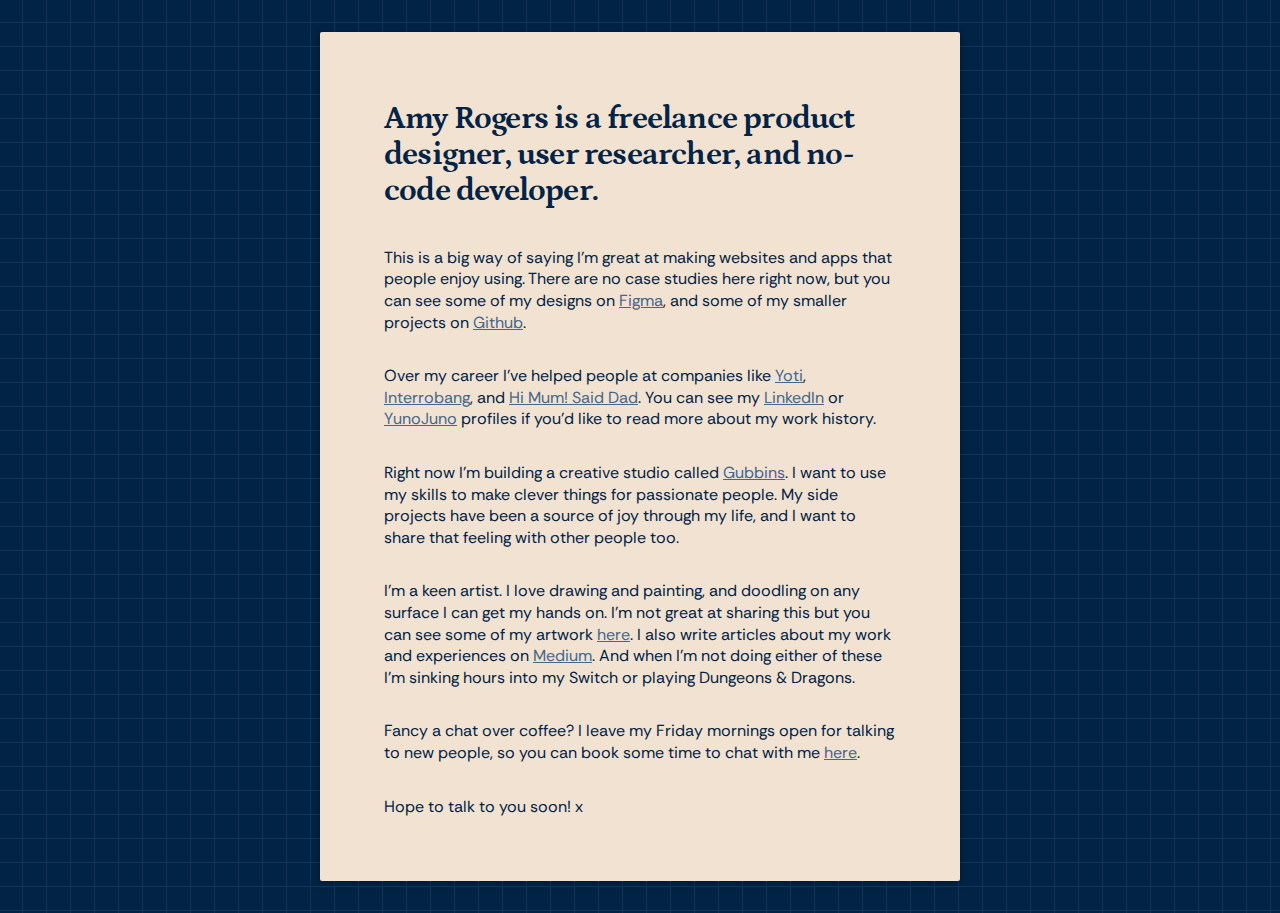
<file: index.html>
<html>

<head>
  <meta name="viewport" content="width=device-width, initial-scale=1.0">
  <meta name="keywords" content="Amy Rogers, UX, UX Designer, Product Designer, UX/UI, UX Researcher, User Researcher, Freelancer, Freelance"> 
	<title>Amy Rogers</title>

  <link href="style.css" rel="stylesheet">
</head>

<body>
  <div class="all-container">	
    <div class="profile-card">
      <h1>Amy Rogers is a freelance product designer, user researcher, and no-code developer.</h1>
      <p>This is a big way of saying I'm great at making websites and apps that people enjoy using. There are no case studies here right now, but you can see some of my designs on <a href="https://www.figma.com/@amyrogers">Figma</a>, and some of my smaller projects on <a href="https://github.com/amymrogers">Github</a>.</p>
      <p>Over my career I’ve helped people at companies like <a href='https://www.yoti.com/'>Yoti</a>, <a href='https://interrobang.coop/'>Interrobang</a>, and <a href='https://www.himumsaiddad.com/'>Hi Mum! Said Dad</a>. You can see my <a href="https://www.linkedin.com/in/amymaude">LinkedIn</a> or <a href="https://app.yunojuno.com/p/amyrogers/">YunoJuno</a> profiles if you'd like to read more about my work history.</p>
      <p>Right now I'm building a creative studio called <a href="https://gubbins.studio">Gubbins</a>. I want to use my skills to make clever things for passionate people. My side projects have been a source of joy through my life, and I want to share that feeling with other people too.</p>
      <p>I'm a keen artist. I love drawing and painting, and doodling on any surface I can get my hands on. I'm not great at sharing this but you can see some of my artwork <a href="https://amyrogers.art/">here</a>. I also write articles about my work and experiences on <a href="https://amymrogers.medium.com/">Medium</a>. And when I'm not doing either of these I'm sinking hours into my Switch or playing Dungeons & Dragons.</p>
      <p>Fancy a chat over coffee? I leave my Friday mornings open for talking to new people, so you can book some time to chat with me <a href="https://calendly.com/amymrogers/30min">here</a>.</p>
      <p>Hope to talk to you soon! x</p>
    </div>
    <!--div class="footer-links">
      <a href="https://www.linkedin.com/in/amymaude">
        <svg width="25" height="24" viewBox="0 0 25 24" fill="none" xmlns="http://www.w3.org/2000/svg">
          <title>LinkedIn logo</title>
          <desc>This icon is the link to my LinkedIn page.</desc>
          <path d="M6.53639 23.25H1.87165V8.2279H6.53639V23.25ZM4.20151 6.17875C2.70988 6.17875 1.5 4.94323 1.5 3.45157C1.5 2.73507 1.78462 2.04791 2.29125 1.54127C2.79788 1.03463 3.48502 0.75 4.20151 0.75C4.91799 0.75 5.60513 1.03463 6.11176 1.54127C6.61839 2.04791 6.90301 2.73507 6.90301 3.45157C6.90301 4.94323 5.69264 6.17875 4.20151 6.17875ZM23.995 23.25H19.3403V15.9373C19.3403 14.1946 19.3051 11.9596 16.915 11.9596C14.4897 11.9596 14.1181 13.853 14.1181 15.8118V23.25H9.45837V8.2279H13.9323V10.2771H13.9975C14.6203 9.09678 16.1416 7.85122 18.4112 7.85122C23.1321 7.85122 24 10.9601 24 14.9981V23.25H23.995Z" fill="black"/>
        </svg>        
      </a>
      <a href="https://amymrogers.medium.com">
        <svg width="25" height="24" viewBox="0 0 25 24" fill="none" xmlns="http://www.w3.org/2000/svg">
          <title>Medium logo</title>
          <desc>This icon is the link to my Medium page.</desc>
          <g clip-path="url(#clip0_1905_723)">
          <path d="M13.7875 12.001C13.7875 15.7285 10.7575 18.751 7.018 18.751C6.13039 18.7522 5.25125 18.5785 4.43076 18.2399C3.61026 17.9014 2.86449 17.4045 2.23603 16.7777C1.60756 16.1509 1.1087 15.4064 0.767941 14.5869C0.427178 13.7673 0.251181 12.8886 0.25 12.001C0.25 8.27198 3.28 5.25098 7.018 5.25098C7.90573 5.2496 8.78504 5.42312 9.6057 5.76161C10.4264 6.1001 11.1723 6.59694 11.8009 7.22375C12.4296 7.85057 12.9286 8.59508 13.2694 9.41476C13.6103 10.2345 13.7863 11.1133 13.7875 12.001V12.001ZM21.2125 12.001C21.2125 15.511 19.6975 18.355 17.8285 18.355C15.9595 18.355 14.4445 15.5095 14.4445 12.001C14.4445 8.49098 15.9595 5.64698 17.8285 5.64698C19.6975 5.64698 21.2125 8.49248 21.2125 12.001ZM24.25 12.001C24.25 15.145 23.7175 17.6935 23.059 17.6935C22.402 17.6935 21.8695 15.1435 21.8695 12.001C21.8695 8.85698 22.402 6.30848 23.0605 6.30848C23.7175 6.30848 24.25 8.85698 24.25 12.001Z" fill="black"/>
          </g>
          <defs>
          <clipPath id="clip0_1905_723">
          <rect width="24" height="24" fill="white" transform="translate(0.25)"/>
          </clipPath>
          </defs>
        </svg>                 
      </a>
      <a href="https://www.figma.com/@amyrogers">
        <svg width="25" height="24" viewBox="0 0 25 24" fill="none" xmlns="http://www.w3.org/2000/svg">
          <title>Figma logo</title>
          <desc>This icon is the link to my Figma page.</desc>
          <g clip-path="url(#clip0_1905_708)">
          <path fill-rule="evenodd" clip-rule="evenodd" d="M16.4187 0.702148H13.4101H11.8149H8.80639C7.59761 0.702148 6.43098 1.1591 5.56496 1.98389C4.69762 2.80993 4.20264 3.93883 4.20264 5.12465C4.20264 6.31048 4.69762 7.43938 5.56496 8.26542C5.75296 8.44447 5.95513 8.60619 6.16883 8.74966C5.95513 8.89313 5.75296 9.05484 5.56496 9.23389C4.69762 10.0599 4.20264 11.1888 4.20264 12.3747C4.20264 13.5605 4.69762 14.6894 5.56496 15.5154C5.75296 15.6945 5.95513 15.8562 6.16883 15.9997C5.95513 16.1431 5.75296 16.3048 5.56496 16.4839C4.69762 17.3099 4.20264 18.4388 4.20264 19.6247C4.20264 20.8105 4.69762 21.9394 5.56496 22.7654C6.43098 23.5902 7.59761 24.0472 8.80639 24.0472C10.0152 24.0472 11.1818 23.5902 12.0478 22.7654C12.9152 21.9394 13.4101 20.8105 13.4101 19.6247V16.7972V15.7224C14.2468 16.4163 15.3152 16.7972 16.4187 16.7972C17.6275 16.7972 18.7941 16.3402 19.6601 15.5154C20.5275 14.6894 21.0224 13.5605 21.0224 12.3747C21.0224 11.1888 20.5275 10.0599 19.6601 9.23389C19.4721 9.05484 19.2699 8.89313 19.0563 8.74966C19.2699 8.60619 19.4721 8.44447 19.6601 8.26542C20.5275 7.43938 21.0224 6.31048 21.0224 5.12465C21.0224 3.93883 20.5275 2.80993 19.6601 1.98389C18.7941 1.1591 17.6275 0.702148 16.4187 0.702148ZM13.4101 12.407C13.419 13.1326 13.7252 13.8346 14.2773 14.3604C14.8389 14.8953 15.6085 15.2022 16.4187 15.2022C17.2289 15.2022 17.9985 14.8953 18.5601 14.3604C19.1204 13.8268 19.4274 13.1117 19.4274 12.3747C19.4274 11.6377 19.1204 10.9225 18.5601 10.3889C18.0001 9.85549 17.2331 9.54883 16.4253 9.54716L16.4187 9.54716H16.4101C15.6031 9.54932 14.8369 9.85592 14.2773 10.3889C13.7252 10.9147 13.419 11.6167 13.4101 12.3423V12.407ZM13.4101 7.95216H16.4078L16.4187 7.95215L16.4256 7.95215C17.2332 7.95042 18.0001 7.64376 18.5601 7.11042C19.1204 6.57682 19.4274 5.86165 19.4274 5.12465C19.4274 4.38766 19.1204 3.67248 18.5601 3.13889C17.9985 2.60403 17.2289 2.29715 16.4187 2.29715H13.4101V7.95215V7.95216ZM11.8149 7.95215V2.29715H8.80639C7.9962 2.29715 7.22656 2.60403 6.66496 3.13889C6.10469 3.67248 5.79764 4.38766 5.79764 5.12465C5.79764 5.86165 6.10469 6.57682 6.66496 7.11042C7.22497 7.64376 7.99183 7.95042 8.79948 7.95215C8.80178 7.95215 8.80409 7.95215 8.80639 7.95215H11.8149ZM11.8151 16.7971H8.80639C8.804 16.7971 8.80161 16.7971 8.79922 16.7972C7.99167 16.799 7.22491 17.1056 6.66496 17.6389C6.10469 18.1725 5.79764 18.8877 5.79764 19.6247C5.79764 20.3617 6.10469 21.0768 6.66496 21.6104C7.22656 22.1453 7.9962 22.4522 8.80639 22.4522C9.61657 22.4522 10.3862 22.1453 10.9478 21.6104C11.5081 21.0768 11.8151 20.3617 11.8151 19.6247V16.7971ZM11.8151 15.2021H8.80639C8.80409 15.2021 8.80178 15.2022 8.79948 15.2022C7.99183 15.2004 7.22497 14.8938 6.66496 14.3604C6.10469 13.8268 5.79764 13.1117 5.79764 12.3747C5.79764 11.6377 6.10469 10.9225 6.66496 10.3889C7.22503 9.85549 7.992 9.54883 8.79975 9.54716C8.80197 9.54716 8.80418 9.54716 8.80639 9.54716H11.8149H11.8151V12.3337C11.815 12.3473 11.8149 12.361 11.8149 12.3747C11.8149 12.3883 11.815 12.402 11.8151 12.4156V15.2021Z" fill="black"/>
          </g>
          <defs>
          <clipPath id="clip0_1905_708">
          <rect width="24" height="24" fill="white" transform="translate(0.5)"/>
          </clipPath>
          </defs>
        </svg>                                      
      </a>
      <a href="mailto:amymauderogers@gmail.com">
        <svg width="25" height="24" viewBox="0 0 25 24" fill="none" xmlns="http://www.w3.org/2000/svg">
          <title>Email envelope</title>
          <desc>This icon is the link to send me an email.</desc>
          <path d="M24 5.25C24 4.0125 22.9875 3 21.75 3H3.75C2.5125 3 1.5 4.0125 1.5 5.25V18.75C1.5 19.9875 2.5125 21 3.75 21H21.75C22.9875 21 24 19.9875 24 18.75V5.25ZM21.75 5.25L12.75 10.875L3.75 5.25H21.75ZM21.75 18.75H3.75V7.5L12.75 13.125L21.75 7.5V18.75Z" fill="black"/>
        </svg>     
      </a>

      <a href="https://calendly.com/amymrogers/30min">
        <svg width="24" height="24" viewBox="0 0 24 24" fill="none" xmlns="http://www.w3.org/2000/svg">
          <title>Calendar</title>
          <desc>This icon lets you book a coffee chat with me through Calendly</desc>
          <path d="M19 3H18V2C18 1.45 17.55 1 17 1C16.45 1 16 1.45 16 2V3H8V2C8 1.45 7.55 1 7 1C6.45 1 6 1.45 6 2V3H5C4.46957 3 3.96086 3.21071 3.58579 3.58579C3.21071 3.96086 3 4.46957 3 5V19C3 20.1 3.9 21 5 21H19C20.1 21 21 20.1 21 19V5C21 3.9 20.1 3 19 3ZM12 6C13.66 6 15 7.34 15 9C15 10.66 13.66 12 12 12C10.34 12 9 10.66 9 9C9 7.34 10.34 6 12 6ZM18 18H6V17C6 15 10 13.9 12 13.9C14 13.9 18 15 18 17V18Z" fill="black"/>
        </svg>          
      </a>
    </div-->
  </div>
</body>
</html>
</file>
<file: style.css>
@import url('https://fonts.googleapis.com/css2?family=Petrona');
@import url('https://fonts.googleapis.com/css2?family=Rethink+Sans');


/* Default colors */
:root {
    --color-primary-link: #456789;
    --color-primary-link-hover: #89abcd;

    --color-text-default: #012345;
    --color-card-background: #F2E2D2;

    --color-background: #012345;

    /*
    --color-bg-darker: hsl(24, 22%, 53%);
    --color-bg-lighter: hsl(24, 50%, 97%);
    */
}

::selection {
    background: var(--color-primary-hover);
}

html, body {
    margin: 0 auto !important;
    padding: 0 !important;
    color:var(--color-text-default);
    font-family: 'Rethink Sans', sans-serif;
    font-size: 1rem;
}

body {
    background-color:var(--color-background);
    --grid-color: #123456;
    --grid-size: 1.5rem;
    background-image: linear-gradient(var(--grid-color) 1px, transparent 1px),
          linear-gradient(90deg, var(--grid-color) 1px, transparent 1px);
    background-size: var(--grid-size) var(--grid-size),
          var(--grid-size) var(--grid-size);
    background-position: -2px -2px, -2px -2px, -1px -1px, -1px -1px;
}

.all-container{
    display: flex;
    flex-direction: column;
    justify-content: flex-start;
    align-items: center;
    padding: 2em;
}

.full-width-right-align{
    display: flex;
    flex-direction: row;
    justify-content: flex-end;
    opacity: 0.24;
}

.profile-card{
    display: flex;
    flex-direction: column;
    padding: 3rem 4rem;
    background-color: var(--color-card-background);
    border-radius: 0.125rem;
    max-width: 32em;
    box-shadow: 0 2px 12px rgba(0, 0, 0, 0.12), 0 1px 4px rgba(0,0,0, 0.24);
}

h1{
    font-family: 'Petrona', sans-serif;
    font-size: 2em;
    font-weight: 700;
    letter-spacing: -0.05rem;
}

p{
    font-size: 1em;
    line-height: 1.35em;
}

a{
    color: var(--color-primary-link);
}

a:hover{
    color: var(--color-primary-link-hover);
}

/* Tablet view */
@media only screen and (max-width: 680px) {
    .profile-card{
        padding: 2rem 3rem;
    }

    .all-container{
        padding: 1rem;
    }
}

@media only screen and (max-width: 480px) {
    .profile-card{
        padding: 1rem 1.5rem;
    }

    .all-container{
        padding: 1rem;
    }
}
</file>
